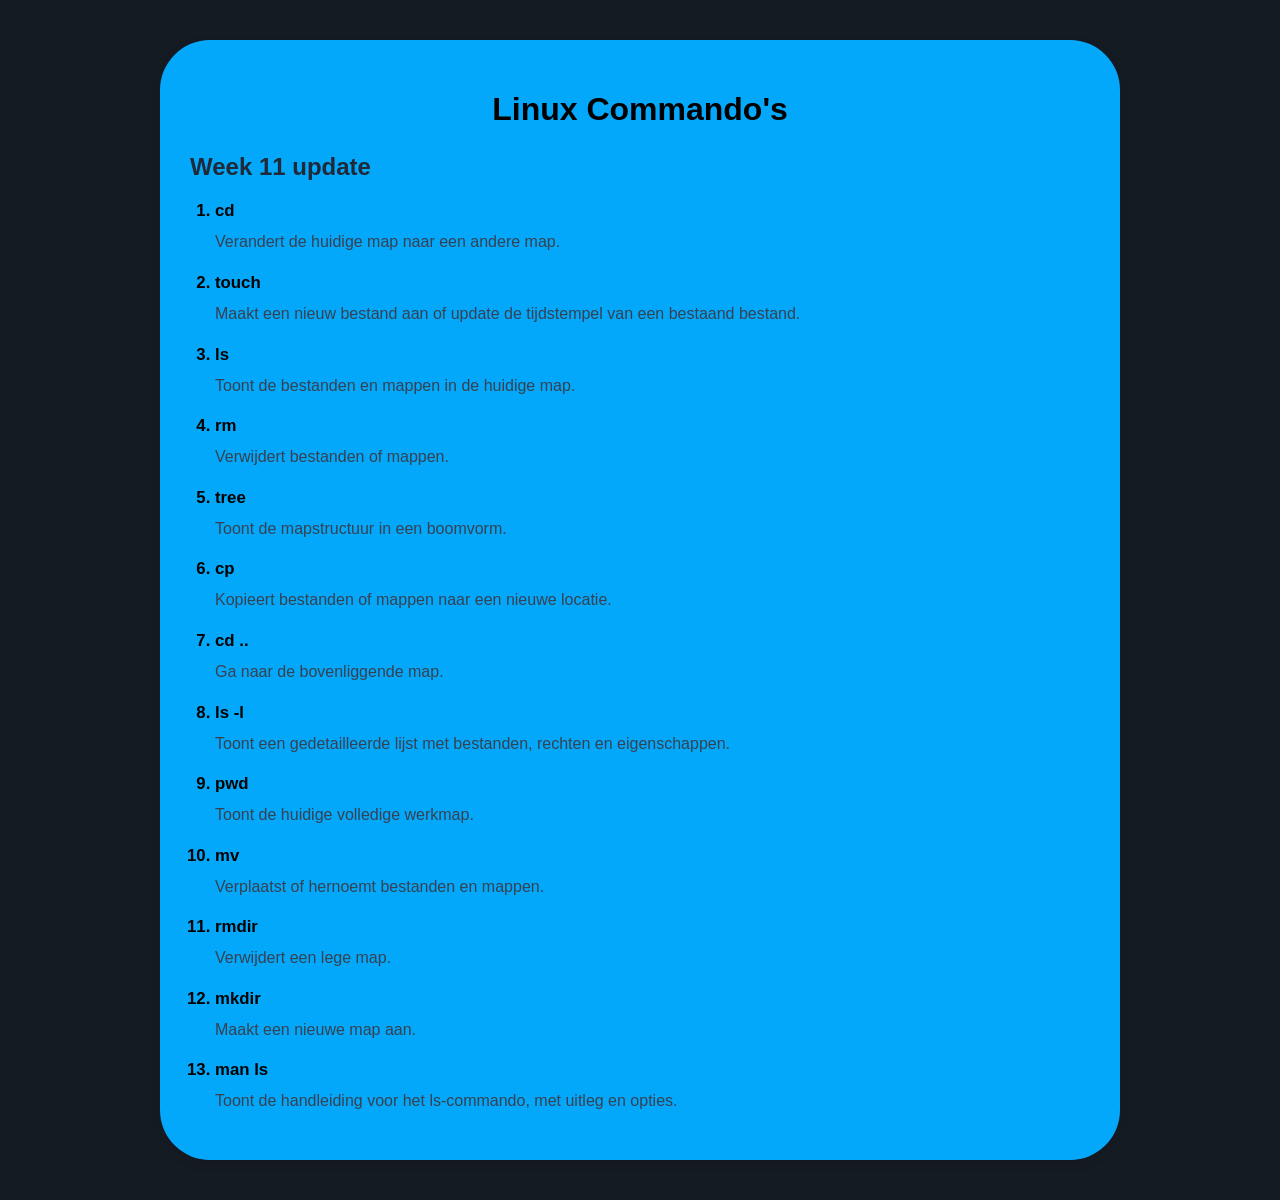
<file: index.html>
<!DOCTYPE html>
<html lang="nl">
<head>
    <meta charset="UTF-8">
    <meta name="viewport" content="width=device-width, initial-scale=1.0">
    <title>Linux Commando's</title>
    <link rel="stylesheet" href="style.css">
</head>
<body>
    <div class="container">
        <h1>Linux Commando's</h1>
        <h2>Week 11 update</h2>
        <ol>
            <li>cd</li>
            <p>Verandert de huidige map naar een andere map.</p>

            <li>touch</li>
            <p>Maakt een nieuw bestand aan of update de tijdstempel van een bestaand bestand.</p>

            <li>ls</li>
            <p>Toont de bestanden en mappen in de huidige map.</p>

            <li>rm</li>
            <p>Verwijdert bestanden of mappen.</p>

            <li>tree</li>
            <p>Toont de mapstructuur in een boomvorm.</p>

            <li>cp</li>
            <p>Kopieert bestanden of mappen naar een nieuwe locatie.</p>

            <li>cd ..</li>
            <p>Ga naar de bovenliggende map.</p>

            <li>ls -l</li>
            <p>Toont een gedetailleerde lijst met bestanden, rechten en eigenschappen.</p>

            <li>pwd</li>
            <p>Toont de huidige volledige werkmap.</p>

            <li>mv</li>
            <p>Verplaatst of hernoemt bestanden en mappen.</p>

            <li>rmdir</li>
            <p>Verwijdert een lege map.</p>

            <li>mkdir</li>
            <p>Maakt een nieuwe map aan.</p>

            <li>man ls</li>
            <p>Toont de handleiding voor het ls-commando, met uitleg en opties.</p>
        </ol>
    </div>
</body>
</html>
</file>
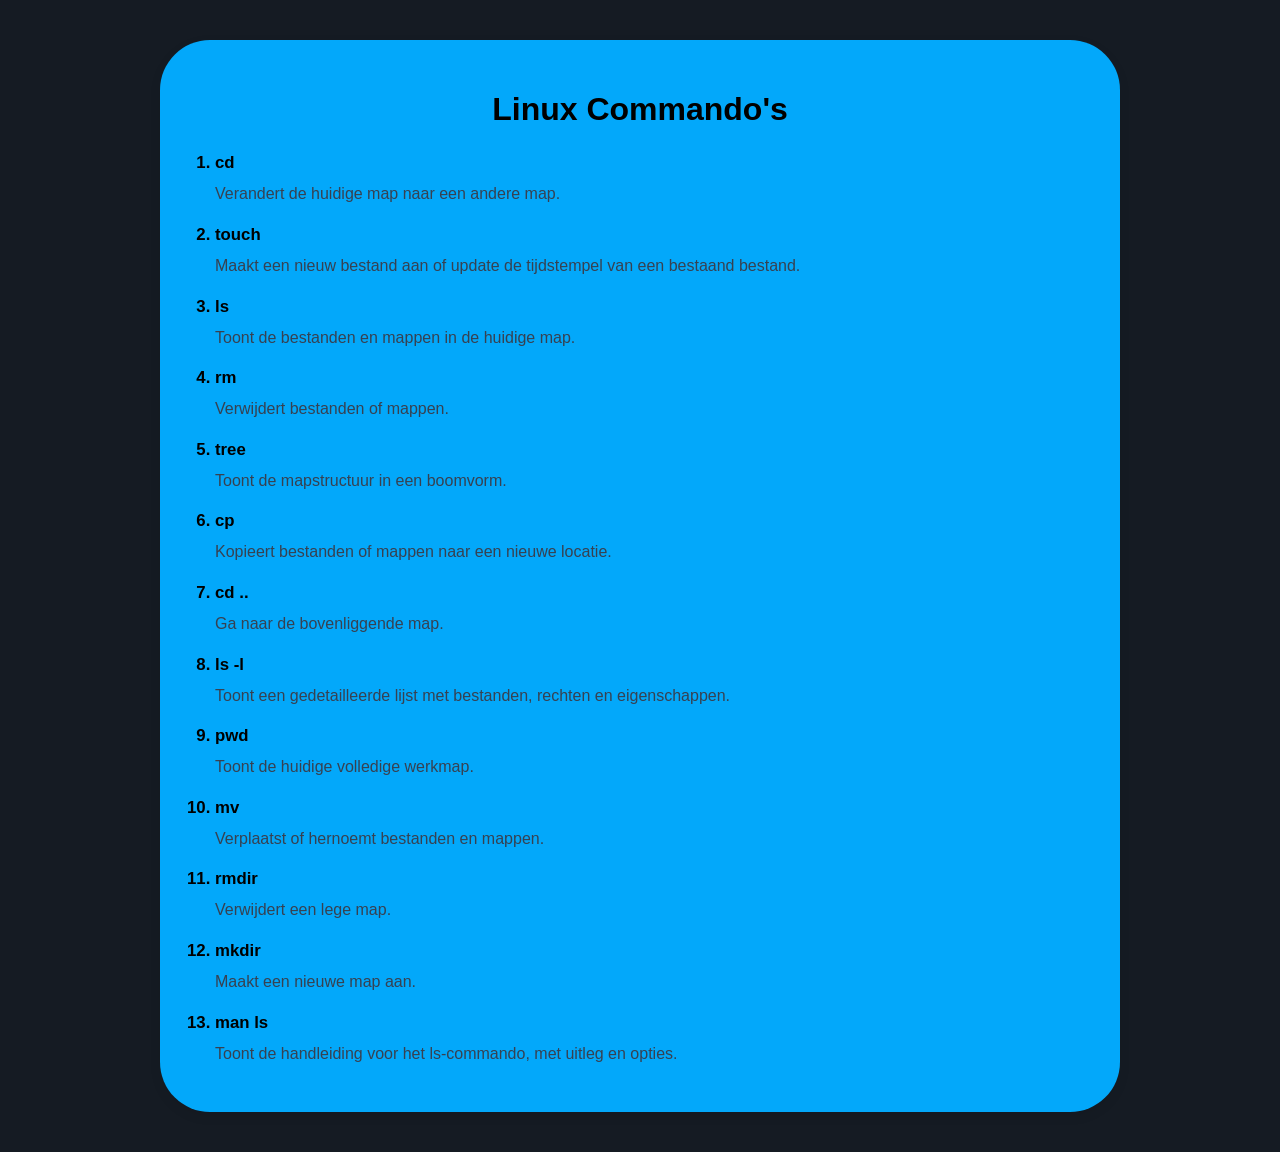
<file: Linux Commands/index.html>
<!DOCTYPE html>
<html lang="nl">
<head>
    <meta charset="UTF-8">
    <meta name="viewport" content="width=device-width, initial-scale=1.0">
    <title>Linux Commando's</title>
    <link rel="stylesheet" href="style.css">
</head>
<body>
    <div class="container">
        <h1>Linux Commando's</h1>
        <ol>
            <li>cd</li>
            <p>Verandert de huidige map naar een andere map.</p>

            <li>touch</li>
            <p>Maakt een nieuw bestand aan of update de tijdstempel van een bestaand bestand.</p>

            <li>ls</li>
            <p>Toont de bestanden en mappen in de huidige map.</p>

            <li>rm</li>
            <p>Verwijdert bestanden of mappen.</p>

            <li>tree</li>
            <p>Toont de mapstructuur in een boomvorm.</p>

            <li>cp</li>
            <p>Kopieert bestanden of mappen naar een nieuwe locatie.</p>

            <li>cd ..</li>
            <p>Ga naar de bovenliggende map.</p>

            <li>ls -l</li>
            <p>Toont een gedetailleerde lijst met bestanden, rechten en eigenschappen.</p>

            <li>pwd</li>
            <p>Toont de huidige volledige werkmap.</p>

            <li>mv</li>
            <p>Verplaatst of hernoemt bestanden en mappen.</p>

            <li>rmdir</li>
            <p>Verwijdert een lege map.</p>

            <li>mkdir</li>
            <p>Maakt een nieuwe map aan.</p>

            <li>man ls</li>
            <p>Toont de handleiding voor het ls-commando, met uitleg en opties.</p>
        </ol>
    </div>
</body>
</html>
</file>
<file: style.css>
body {
            font-family: Arial, sans-serif;
            margin: 0;
            padding: 40px 20px;
            background: #151b23;
            color: #1f2937;
        }

        .container {
            max-width: 900px;
            margin: 0 auto;
            background: rgb(3, 168, 250);
            padding: 30px;
            border-radius: 50px;
            box-shadow: 0 4px 12px rgba(0, 0, 0, 0.08);
        }

        h1 {
            text-align: center;
            margin-bottom: 25px;
            color: #000000;
        }

        ol {
            padding-left: 25px;
        }

        li {
            font-weight: bold;
            color: #000000;
            margin-top: 18px;
            font-size: 1.05rem;
        }

        p {
            margin: 8px 0 0 0;
            line-height: 1.6;
            color: #374151;
        }
</file>
<file: Linux Commands/style.css>
body {
            font-family: Arial, sans-serif;
            margin: 0;
            padding: 40px 20px;
            background: #151b23;
            color: #1f2937;
        }

        .container {
            max-width: 900px;
            margin: 0 auto;
            background: rgb(3, 168, 250);
            padding: 30px;
            border-radius: 50px;
            box-shadow: 0 4px 12px rgba(0, 0, 0, 0.08);
        }

        h1 {
            text-align: center;
            margin-bottom: 25px;
            color: #000000;
        }

        ol {
            padding-left: 25px;
        }

        li {
            font-weight: bold;
            color: #000000;
            margin-top: 18px;
            font-size: 1.05rem;
        }

        p {
            margin: 8px 0 0 0;
            line-height: 1.6;
            color: #374151;
        }
</file>
